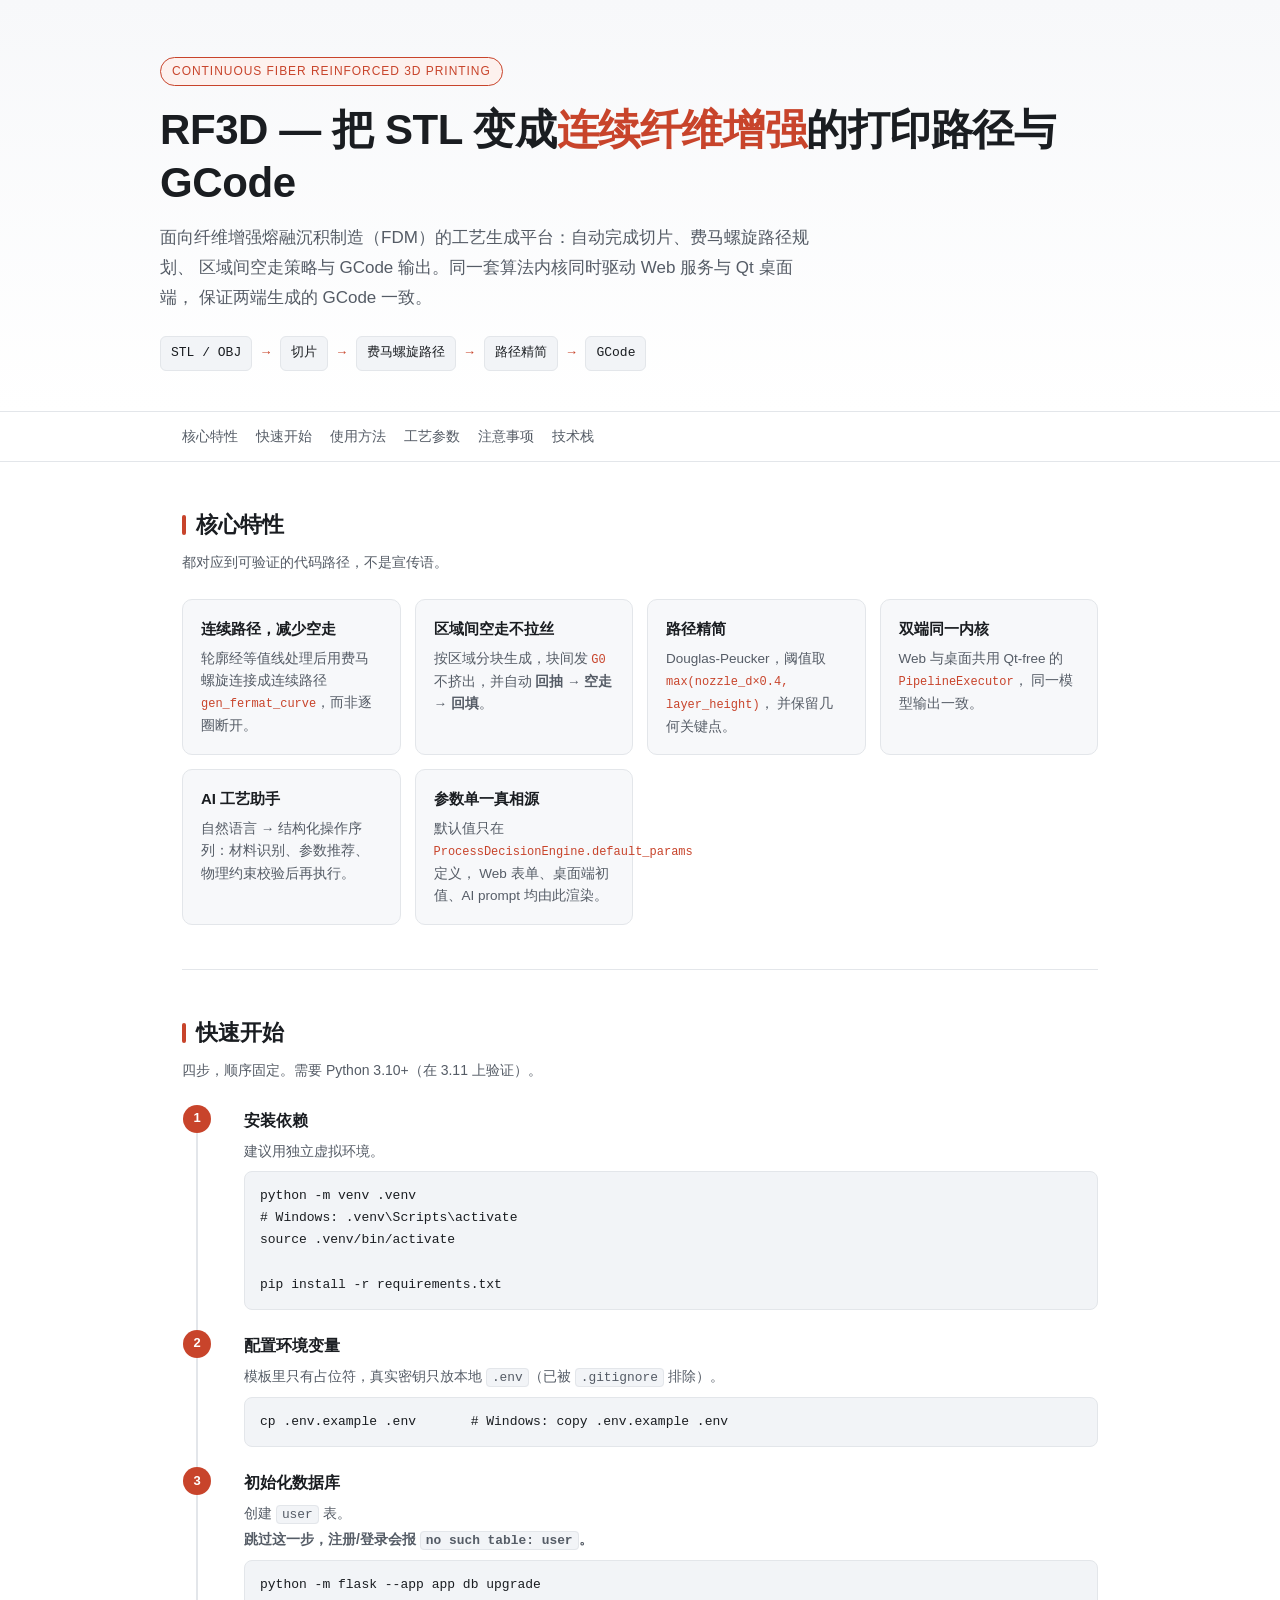
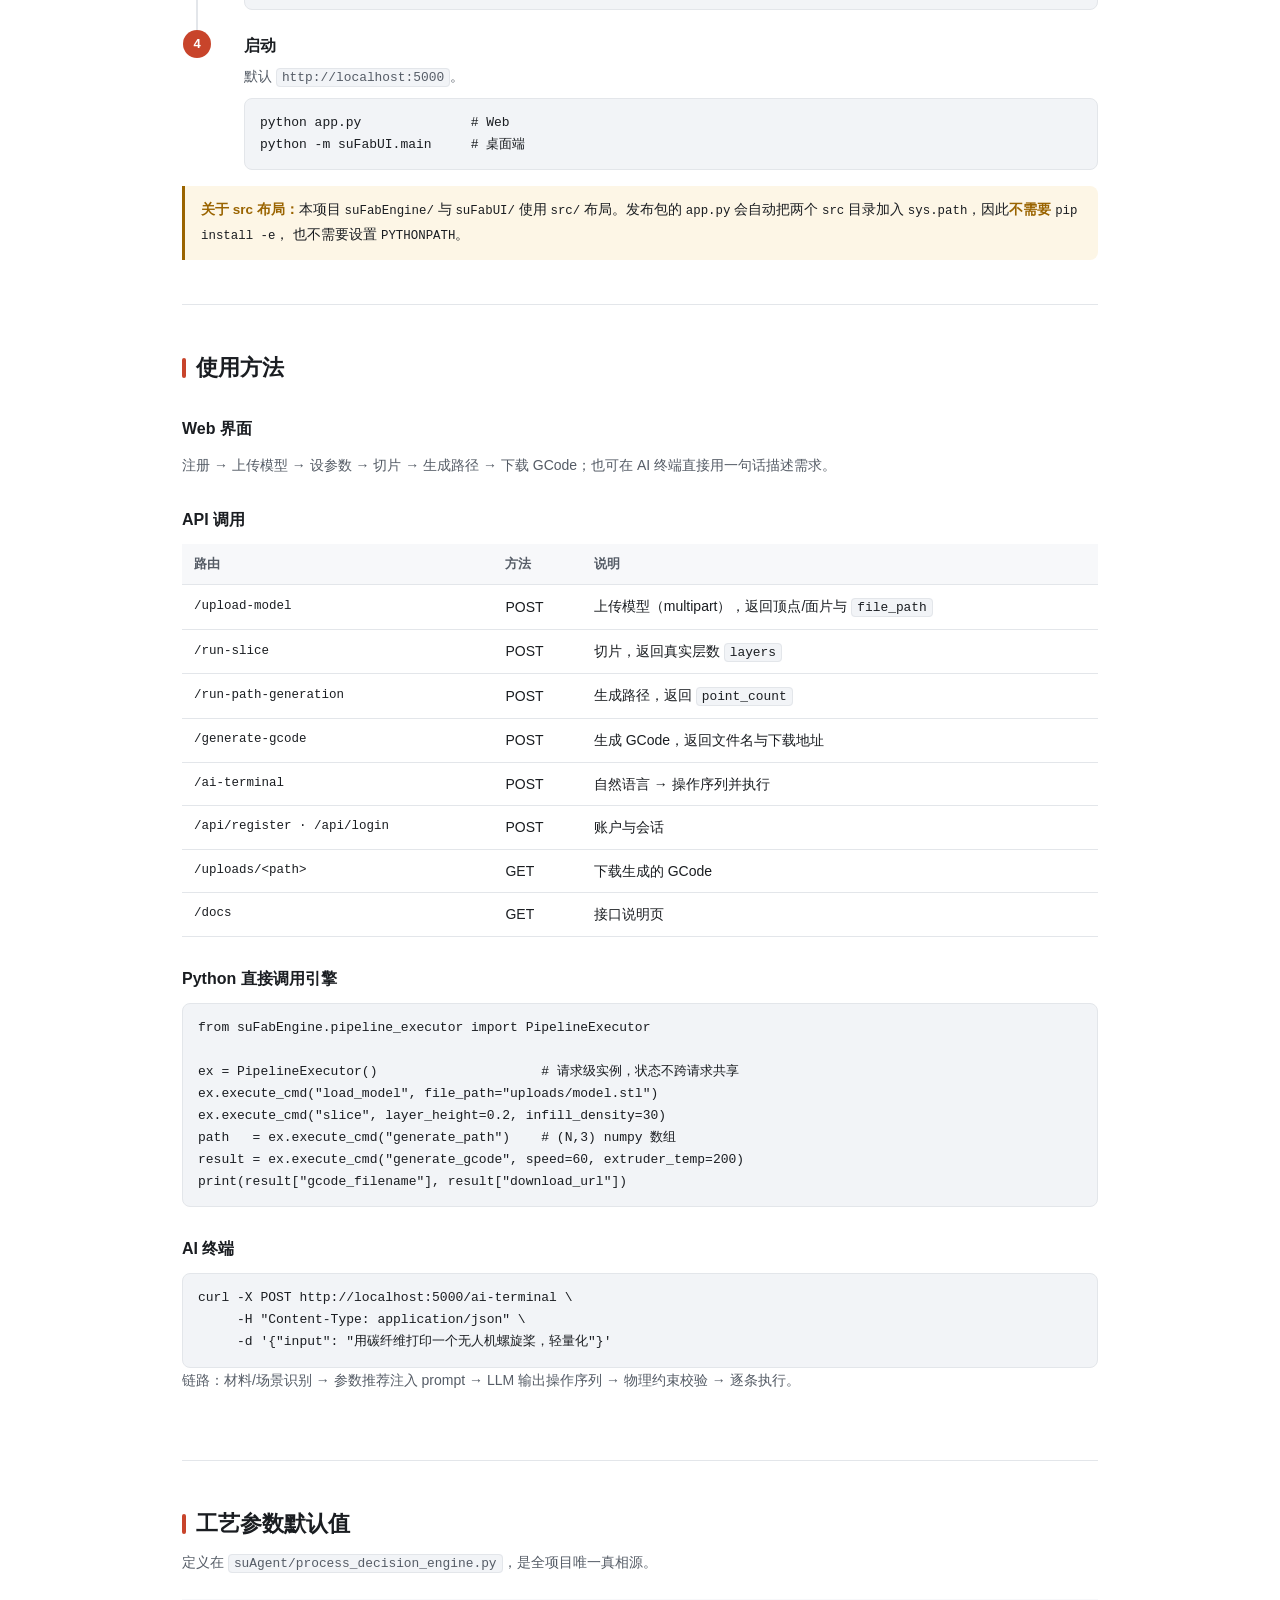
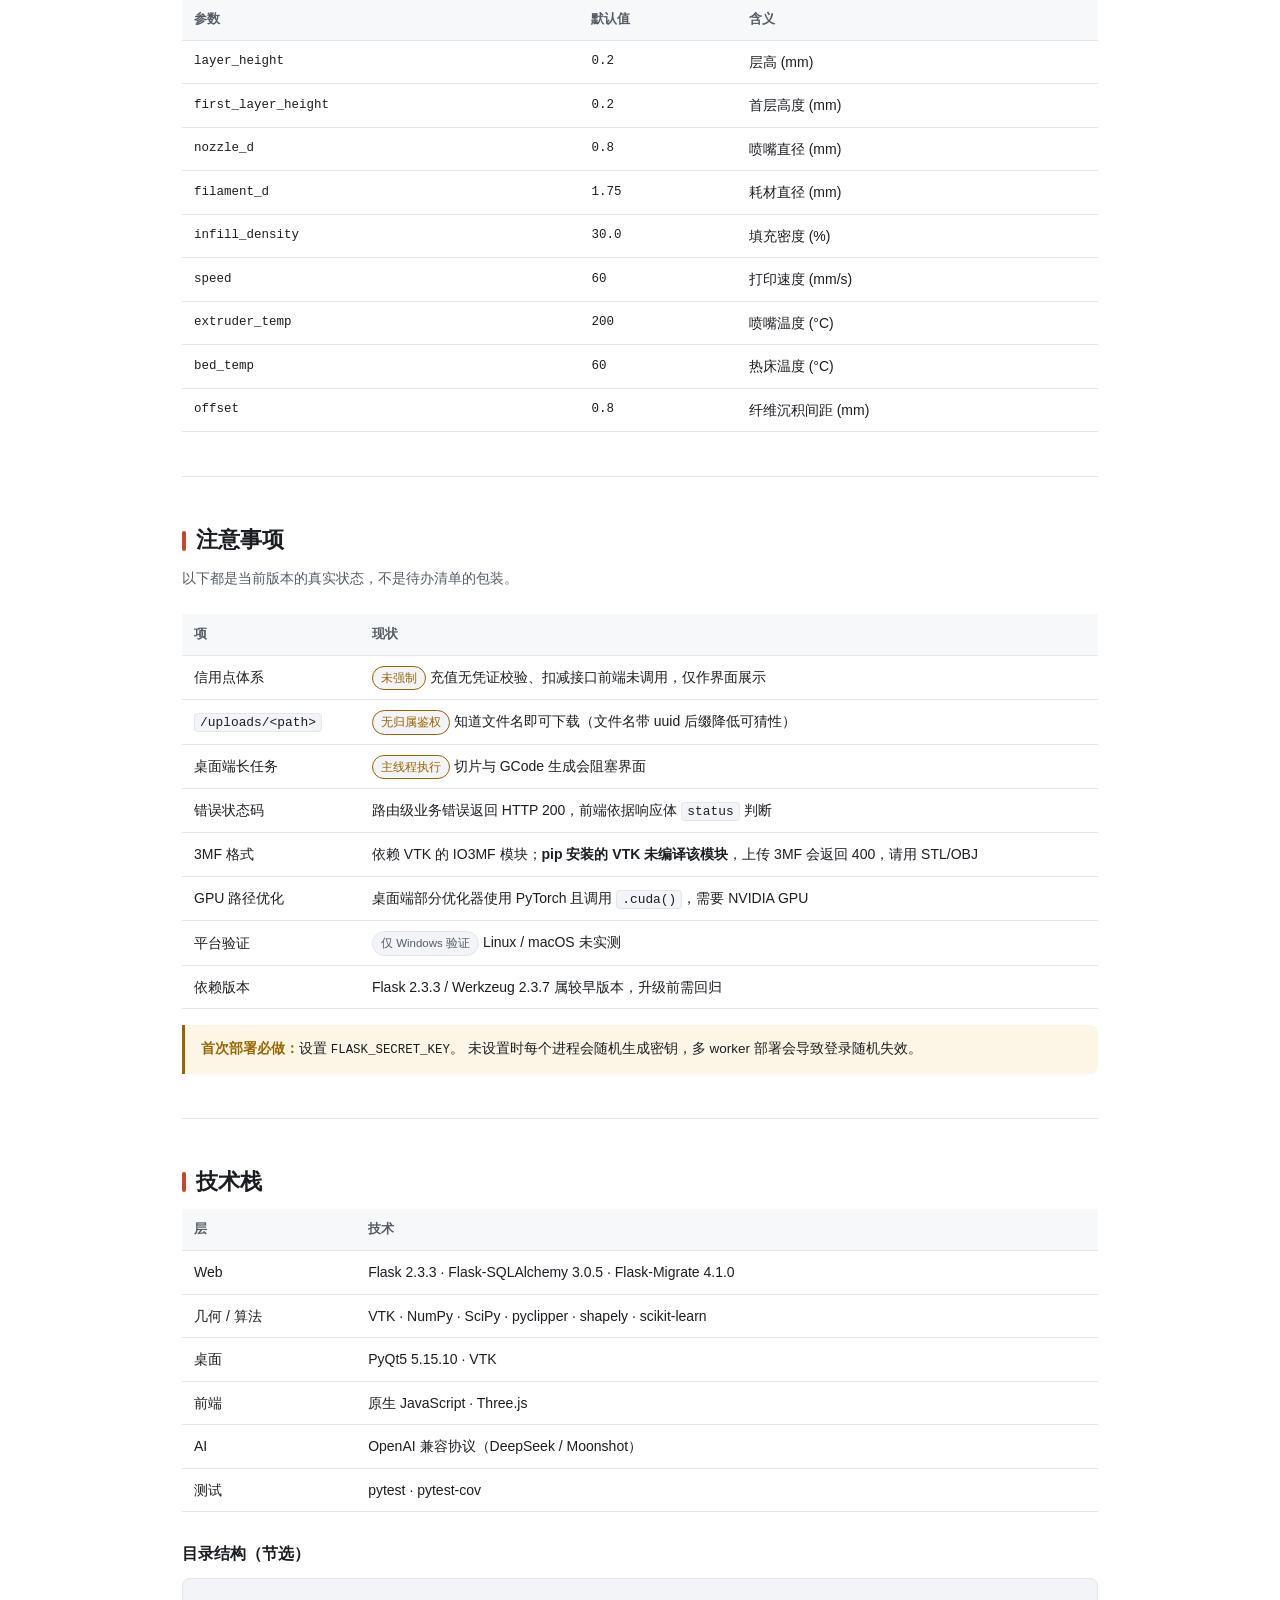
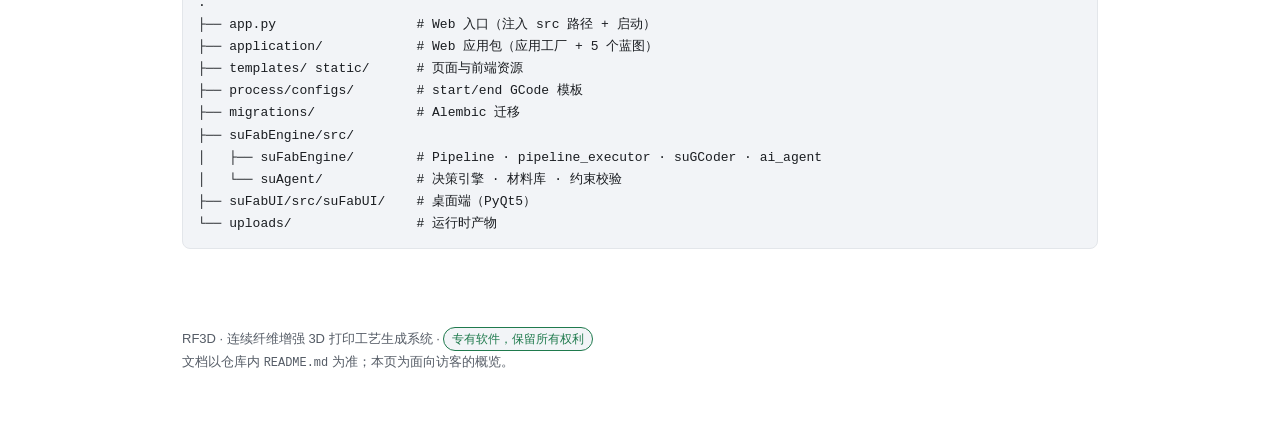
<file: docs/index.html>
<!DOCTYPE html>
<html lang="zh-CN">
<head>
<meta charset="utf-8">
<meta name="viewport" content="width=device-width, initial-scale=1">
<title>RF3D — 连续纤维增强 3D 打印工艺生成系统</title>
<meta name="description" content="RF3D 把 STL 模型转换成连续纤维增强的打印路径与 GCode：切片、费马螺旋路径规划、GCode 生成，提供 Web 与桌面两个入口。">
<style>
  :root {
    --bg: #ffffff;
    --bg-soft: #f7f8fa;
    --bg-code: #f2f4f7;
    --ink: #1a1d21;
    --ink-soft: #555c66;
    --line: #e3e6ea;
    --accent: #c8442b;
    --accent-soft: #fdf1ee;
    --ok: #1f7a4d;
    --warn: #9a6400;
    --warn-soft: #fdf6e6;
    --radius: 10px;
    --mono: ui-monospace, SFMono-Regular, "SF Mono", Menlo, Consolas, "Liberation Mono", monospace;
  }
  @media (prefers-color-scheme: dark) {
    :root {
      --bg: #14171a;
      --bg-soft: #1b1f23;
      --bg-code: #0f1215;
      --ink: #e8eaed;
      --ink-soft: #a7aeb8;
      --line: #2b3138;
      --accent: #ff7a5c;
      --accent-soft: #2a1a16;
      --ok: #6ddba0;
      --warn: #edc36b;
      --warn-soft: #2a2317;
    }
  }
  * { box-sizing: border-box; }
  html { scroll-behavior: smooth; }
  body {
    margin: 0;
    background: var(--bg);
    color: var(--ink);
    font-family: -apple-system, BlinkMacSystemFont, "Segoe UI", "PingFang SC",
                 "Hiragino Sans GB", "Microsoft YaHei", sans-serif;
    line-height: 1.75;
    -webkit-font-smoothing: antialiased;
  }
  .wrap { max-width: 960px; margin: 0 auto; padding: 0 22px; }

  /* ── 顶部 ── */
  header {
    border-bottom: 1px solid var(--line);
    background: linear-gradient(180deg, var(--bg-soft), var(--bg));
  }
  .hero { padding: 56px 0 40px; }
  .badge {
    display: inline-block; font-size: 12px; letter-spacing: .08em;
    text-transform: uppercase; color: var(--accent);
    background: var(--accent-soft); border: 1px solid var(--accent);
    border-radius: 999px; padding: 3px 11px; margin-bottom: 18px;
  }
  h1 { font-size: clamp(28px, 4.4vw, 42px); line-height: 1.25; margin: 0 0 14px; letter-spacing: -.01em; }
  h1 .accent { color: var(--accent); }
  .lede { font-size: 17px; color: var(--ink-soft); max-width: 660px; margin: 0 0 24px; }
  .flow {
    display: flex; flex-wrap: wrap; align-items: center; gap: 10px;
    font-family: var(--mono); font-size: 13px; color: var(--ink-soft);
  }
  .flow span.node {
    background: var(--bg-code); border: 1px solid var(--line);
    border-radius: 6px; padding: 5px 10px; color: var(--ink);
  }
  .flow span.arrow { color: var(--accent); font-weight: 700; }

  nav.toc {
    position: sticky; top: 0; z-index: 10;
    background: color-mix(in srgb, var(--bg) 88%, transparent);
    backdrop-filter: blur(8px);
    border-bottom: 1px solid var(--line);
  }
  nav.toc ul {
    list-style: none; margin: 0; padding: 12px 0;
    display: flex; flex-wrap: wrap; gap: 18px; font-size: 14px;
  }
  nav.toc a { color: var(--ink-soft); text-decoration: none; }
  nav.toc a:hover { color: var(--accent); }

  section { padding: 44px 0; border-bottom: 1px solid var(--line); }
  section:last-of-type { border-bottom: 0; }
  h2 {
    font-size: 22px; margin: 0 0 6px;
    display: flex; align-items: center; gap: 10px;
  }
  h2::before {
    content: ""; width: 4px; height: 20px; border-radius: 2px;
    background: var(--accent); display: inline-block;
  }
  .sub { color: var(--ink-soft); font-size: 14px; margin: 0 0 24px; }
  h3 { font-size: 16px; margin: 28px 0 10px; }

  .grid { display: grid; gap: 14px; grid-template-columns: repeat(auto-fit, minmax(212px, 1fr)); }
  .card {
    border: 1px solid var(--line); border-radius: var(--radius);
    padding: 16px 18px; background: var(--bg-soft);
  }
  .card h4 { margin: 0 0 6px; font-size: 15px; }
  .card p { margin: 0; font-size: 13.5px; color: var(--ink-soft); line-height: 1.65; }
  .card .k { font-family: var(--mono); font-size: 12px; color: var(--accent); }

  ol.steps { counter-reset: s; list-style: none; padding: 0; margin: 0; }
  ol.steps > li {
    counter-increment: s; position: relative;
    padding: 0 0 22px 46px; border-left: 2px solid var(--line); margin-left: 14px;
  }
  ol.steps > li:last-child { border-left-color: transparent; padding-bottom: 0; }
  ol.steps > li::before {
    content: counter(s); position: absolute; left: -15px; top: -2px;
    width: 28px; height: 28px; border-radius: 50%;
    background: var(--accent); color: #fff; font-size: 13px; font-weight: 700;
    display: flex; align-items: center; justify-content: center;
  }
  ol.steps strong { display: block; margin-bottom: 4px; }
  ol.steps p { margin: 0 0 8px; font-size: 14px; color: var(--ink-soft); }

  pre {
    background: var(--bg-code); border: 1px solid var(--line);
    border-radius: 8px; padding: 13px 15px; overflow-x: auto;
    font-family: var(--mono); font-size: 13px; line-height: 1.7; margin: 8px 0 0;
  }
  code { font-family: var(--mono); font-size: .92em; }
  p code, li code, td code {
    background: var(--bg-code); border: 1px solid var(--line);
    border-radius: 4px; padding: 1px 5px;
  }

  table { width: 100%; border-collapse: collapse; font-size: 14px; margin-top: 8px; }
  th, td { text-align: left; padding: 9px 12px; border-bottom: 1px solid var(--line); }
  th { font-weight: 600; color: var(--ink-soft); font-size: 13px; background: var(--bg-soft); }
  tbody tr:hover { background: var(--bg-soft); }
  td.mono { font-family: var(--mono); font-size: 12.5px; }

  .note {
    border-left: 3px solid var(--warn); background: var(--warn-soft);
    border-radius: 0 8px 8px 0; padding: 12px 16px; font-size: 13.5px;
    color: var(--ink); margin: 16px 0 0;
  }
  .note strong { color: var(--warn); }
  .pill {
    display: inline-block; font-size: 11.5px; padding: 1px 8px; border-radius: 999px;
    border: 1px solid var(--line); color: var(--ink-soft); background: var(--bg-code);
  }
  .pill.ok { color: var(--ok); border-color: var(--ok); }
  .pill.warn { color: var(--warn); border-color: var(--warn); }

  footer { padding: 34px 0 60px; color: var(--ink-soft); font-size: 13px; }
  footer a { color: var(--accent); }
</style>
</head>
<body>

<header>
  <div class="wrap hero">
    <div class="badge">Continuous Fiber Reinforced 3D Printing</div>
    <h1>RF3D — 把 STL 变成<span class="accent">连续纤维增强</span>的打印路径与 GCode</h1>
    <p class="lede">
      面向纤维增强熔融沉积制造（FDM）的工艺生成平台：自动完成切片、费马螺旋路径规划、
      区域间空走策略与 GCode 输出。同一套算法内核同时驱动 Web 服务与 Qt 桌面端，
      保证两端生成的 GCode 一致。
    </p>
    <div class="flow">
      <span class="node">STL / OBJ</span><span class="arrow">→</span>
      <span class="node">切片</span><span class="arrow">→</span>
      <span class="node">费马螺旋路径</span><span class="arrow">→</span>
      <span class="node">路径精简</span><span class="arrow">→</span>
      <span class="node">GCode</span>
    </div>
  </div>
</header>

<nav class="toc">
  <div class="wrap">
    <ul>
      <li><a href="#features">核心特性</a></li>
      <li><a href="#start">快速开始</a></li>
      <li><a href="#usage">使用方法</a></li>
      <li><a href="#params">工艺参数</a></li>
      <li><a href="#cautions">注意事项</a></li>
      <li><a href="#stack">技术栈</a></li>
    </ul>
  </div>
</nav>

<main class="wrap">

  <section id="features">
    <h2>核心特性</h2>
    <p class="sub">都对应到可验证的代码路径，不是宣传语。</p>
    <div class="grid">
      <div class="card">
        <h4>连续路径，减少空走</h4>
        <p>轮廓经等值线处理后用费马螺旋连接成连续路径
          <span class="k">gen_fermat_curve</span>，而非逐圈断开。</p>
      </div>
      <div class="card">
        <h4>区域间空走不拉丝</h4>
        <p>按区域分块生成，块间发 <span class="k">G0</span> 不挤出，并自动
          <strong>回抽 → 空走 → 回填</strong>。</p>
      </div>
      <div class="card">
        <h4>路径精简</h4>
        <p>Douglas-Peucker，阈值取 <span class="k">max(nozzle_d×0.4, layer_height)</span>，
          并保留几何关键点。</p>
      </div>
      <div class="card">
        <h4>双端同一内核</h4>
        <p>Web 与桌面共用 Qt-free 的 <span class="k">PipelineExecutor</span>，
          同一模型输出一致。</p>
      </div>
      <div class="card">
        <h4>AI 工艺助手</h4>
        <p>自然语言 → 结构化操作序列：材料识别、参数推荐、物理约束校验后再执行。</p>
      </div>
      <div class="card">
        <h4>参数单一真相源</h4>
        <p>默认值只在 <span class="k">ProcessDecisionEngine.default_params</span> 定义，
          Web 表单、桌面端初值、AI prompt 均由此渲染。</p>
      </div>
    </div>
  </section>

  <section id="start">
    <h2>快速开始</h2>
    <p class="sub">四步，顺序固定。需要 Python 3.10+（在 3.11 上验证）。</p>

    <ol class="steps">
      <li>
        <strong>安装依赖</strong>
        <p>建议用独立虚拟环境。</p>
<pre>python -m venv .venv
# Windows: .venv\Scripts\activate
source .venv/bin/activate

pip install -r requirements.txt</pre>
      </li>
      <li>
        <strong>配置环境变量</strong>
        <p>模板里只有占位符，真实密钥只放本地 <code>.env</code>（已被 <code>.gitignore</code> 排除）。</p>
<pre>cp .env.example .env       # Windows: copy .env.example .env</pre>
      </li>
      <li>
        <strong>初始化数据库</strong>
        <p>创建 <code>user</code> 表。<strong>跳过这一步，注册/登录会报
          <code>no such table: user</code>。</strong></p>
<pre>python -m flask --app app db upgrade</pre>
      </li>
      <li>
        <strong>启动</strong>
        <p>默认 <code>http://localhost:5000</code>。</p>
<pre>python app.py              # Web
python -m suFabUI.main     # 桌面端</pre>
      </li>
    </ol>

    <div class="note">
      <strong>关于 src 布局：</strong>本项目 <code>suFabEngine/</code> 与 <code>suFabUI/</code>
      使用 <code>src/</code> 布局。发布包的 <code>app.py</code> 会自动把两个 <code>src</code>
      目录加入 <code>sys.path</code>，因此<strong>不需要</strong> <code>pip install -e</code>，
      也不需要设置 <code>PYTHONPATH</code>。
    </div>
  </section>

  <section id="usage">
    <h2>使用方法</h2>

    <h3>Web 界面</h3>
    <p class="sub">注册 → 上传模型 → 设参数 → 切片 → 生成路径 → 下载 GCode；也可在 AI 终端直接用一句话描述需求。</p>

    <h3>API 调用</h3>
    <table>
      <thead><tr><th>路由</th><th>方法</th><th>说明</th></tr></thead>
      <tbody>
        <tr><td class="mono">/upload-model</td><td>POST</td><td>上传模型（multipart），返回顶点/面片与 <code>file_path</code></td></tr>
        <tr><td class="mono">/run-slice</td><td>POST</td><td>切片，返回真实层数 <code>layers</code></td></tr>
        <tr><td class="mono">/run-path-generation</td><td>POST</td><td>生成路径，返回 <code>point_count</code></td></tr>
        <tr><td class="mono">/generate-gcode</td><td>POST</td><td>生成 GCode，返回文件名与下载地址</td></tr>
        <tr><td class="mono">/ai-terminal</td><td>POST</td><td>自然语言 → 操作序列并执行</td></tr>
        <tr><td class="mono">/api/register · /api/login</td><td>POST</td><td>账户与会话</td></tr>
        <tr><td class="mono">/uploads/&lt;path&gt;</td><td>GET</td><td>下载生成的 GCode</td></tr>
        <tr><td class="mono">/docs</td><td>GET</td><td>接口说明页</td></tr>
      </tbody>
    </table>

    <h3>Python 直接调用引擎</h3>
<pre>from suFabEngine.pipeline_executor import PipelineExecutor

ex = PipelineExecutor()                     # 请求级实例，状态不跨请求共享
ex.execute_cmd("load_model", file_path="uploads/model.stl")
ex.execute_cmd("slice", layer_height=0.2, infill_density=30)
path   = ex.execute_cmd("generate_path")    # (N,3) numpy 数组
result = ex.execute_cmd("generate_gcode", speed=60, extruder_temp=200)
print(result["gcode_filename"], result["download_url"])</pre>

    <h3>AI 终端</h3>
<pre>curl -X POST http://localhost:5000/ai-terminal \
     -H "Content-Type: application/json" \
     -d '{"input": "用碳纤维打印一个无人机螺旋桨，轻量化"}'</pre>
    <p class="sub">链路：材料/场景识别 → 参数推荐注入 prompt → LLM 输出操作序列 → 物理约束校验 → 逐条执行。</p>
  </section>

  <section id="params">
    <h2>工艺参数默认值</h2>
    <p class="sub">定义在 <code>suAgent/process_decision_engine.py</code>，是全项目唯一真相源。</p>
    <table>
      <thead><tr><th>参数</th><th>默认值</th><th>含义</th></tr></thead>
      <tbody>
        <tr><td class="mono">layer_height</td><td class="mono">0.2</td><td>层高 (mm)</td></tr>
        <tr><td class="mono">first_layer_height</td><td class="mono">0.2</td><td>首层高度 (mm)</td></tr>
        <tr><td class="mono">nozzle_d</td><td class="mono">0.8</td><td>喷嘴直径 (mm)</td></tr>
        <tr><td class="mono">filament_d</td><td class="mono">1.75</td><td>耗材直径 (mm)</td></tr>
        <tr><td class="mono">infill_density</td><td class="mono">30.0</td><td>填充密度 (%)</td></tr>
        <tr><td class="mono">speed</td><td class="mono">60</td><td>打印速度 (mm/s)</td></tr>
        <tr><td class="mono">extruder_temp</td><td class="mono">200</td><td>喷嘴温度 (°C)</td></tr>
        <tr><td class="mono">bed_temp</td><td class="mono">60</td><td>热床温度 (°C)</td></tr>
        <tr><td class="mono">offset</td><td class="mono">0.8</td><td>纤维沉积间距 (mm)</td></tr>
      </tbody>
    </table>
  </section>

  <section id="cautions">
    <h2>注意事项</h2>
    <p class="sub">以下都是当前版本的真实状态，不是待办清单的包装。</p>
    <table>
      <thead><tr><th>项</th><th>现状</th></tr></thead>
      <tbody>
        <tr>
          <td>信用点体系</td>
          <td><span class="pill warn">未强制</span> 充值无凭证校验、扣减接口前端未调用，仅作界面展示</td>
        </tr>
        <tr>
          <td><code>/uploads/&lt;path&gt;</code></td>
          <td><span class="pill warn">无归属鉴权</span> 知道文件名即可下载（文件名带 uuid 后缀降低可猜性）</td>
        </tr>
        <tr>
          <td>桌面端长任务</td>
          <td><span class="pill warn">主线程执行</span> 切片与 GCode 生成会阻塞界面</td>
        </tr>
        <tr>
          <td>错误状态码</td>
          <td>路由级业务错误返回 HTTP 200，前端依据响应体 <code>status</code> 判断</td>
        </tr>
        <tr>
          <td>3MF 格式</td>
          <td>依赖 VTK 的 IO3MF 模块；<strong>pip 安装的 VTK 未编译该模块</strong>，上传 3MF 会返回 400，请用 STL/OBJ</td>
        </tr>
        <tr>
          <td>GPU 路径优化</td>
          <td>桌面端部分优化器使用 PyTorch 且调用 <code>.cuda()</code>，需要 NVIDIA GPU</td>
        </tr>
        <tr>
          <td>平台验证</td>
          <td><span class="pill">仅 Windows 验证</span> Linux / macOS 未实测</td>
        </tr>
        <tr>
          <td>依赖版本</td>
          <td>Flask 2.3.3 / Werkzeug 2.3.7 属较早版本，升级前需回归</td>
        </tr>
      </tbody>
    </table>

    <div class="note">
      <strong>首次部署必做：</strong>设置 <code>FLASK_SECRET_KEY</code>。
      未设置时每个进程会随机生成密钥，多 worker 部署会导致登录随机失效。
    </div>
  </section>

  <section id="stack">
    <h2>技术栈</h2>
    <table>
      <thead><tr><th>层</th><th>技术</th></tr></thead>
      <tbody>
        <tr><td>Web</td><td>Flask 2.3.3 · Flask-SQLAlchemy 3.0.5 · Flask-Migrate 4.1.0</td></tr>
        <tr><td>几何 / 算法</td><td>VTK · NumPy · SciPy · pyclipper · shapely · scikit-learn</td></tr>
        <tr><td>桌面</td><td>PyQt5 5.15.10 · VTK</td></tr>
        <tr><td>前端</td><td>原生 JavaScript · Three.js</td></tr>
        <tr><td>AI</td><td>OpenAI 兼容协议（DeepSeek / Moonshot）</td></tr>
        <tr><td>测试</td><td>pytest · pytest-cov</td></tr>
      </tbody>
    </table>

    <h3>目录结构（节选）</h3>
<pre>.
├── app.py                  # Web 入口（注入 src 路径 + 启动）
├── application/            # Web 应用包（应用工厂 + 5 个蓝图）
├── templates/ static/      # 页面与前端资源
├── process/configs/        # start/end GCode 模板
├── migrations/             # Alembic 迁移
├── suFabEngine/src/
│   ├── suFabEngine/        # Pipeline · pipeline_executor · suGCoder · ai_agent
│   └── suAgent/            # 决策引擎 · 材料库 · 约束校验
├── suFabUI/src/suFabUI/    # 桌面端（PyQt5）
└── uploads/                # 运行时产物</pre>
  </section>

</main>

<footer>
  <div class="wrap">
    RF3D · 连续纤维增强 3D 打印工艺生成系统 ·
    <span class="pill ok">专有软件，保留所有权利</span><br>
    文档以仓库内 <code>README.md</code> 为准；本页为面向访客的概览。
  </div>
</footer>

</body>
</html>
</file>
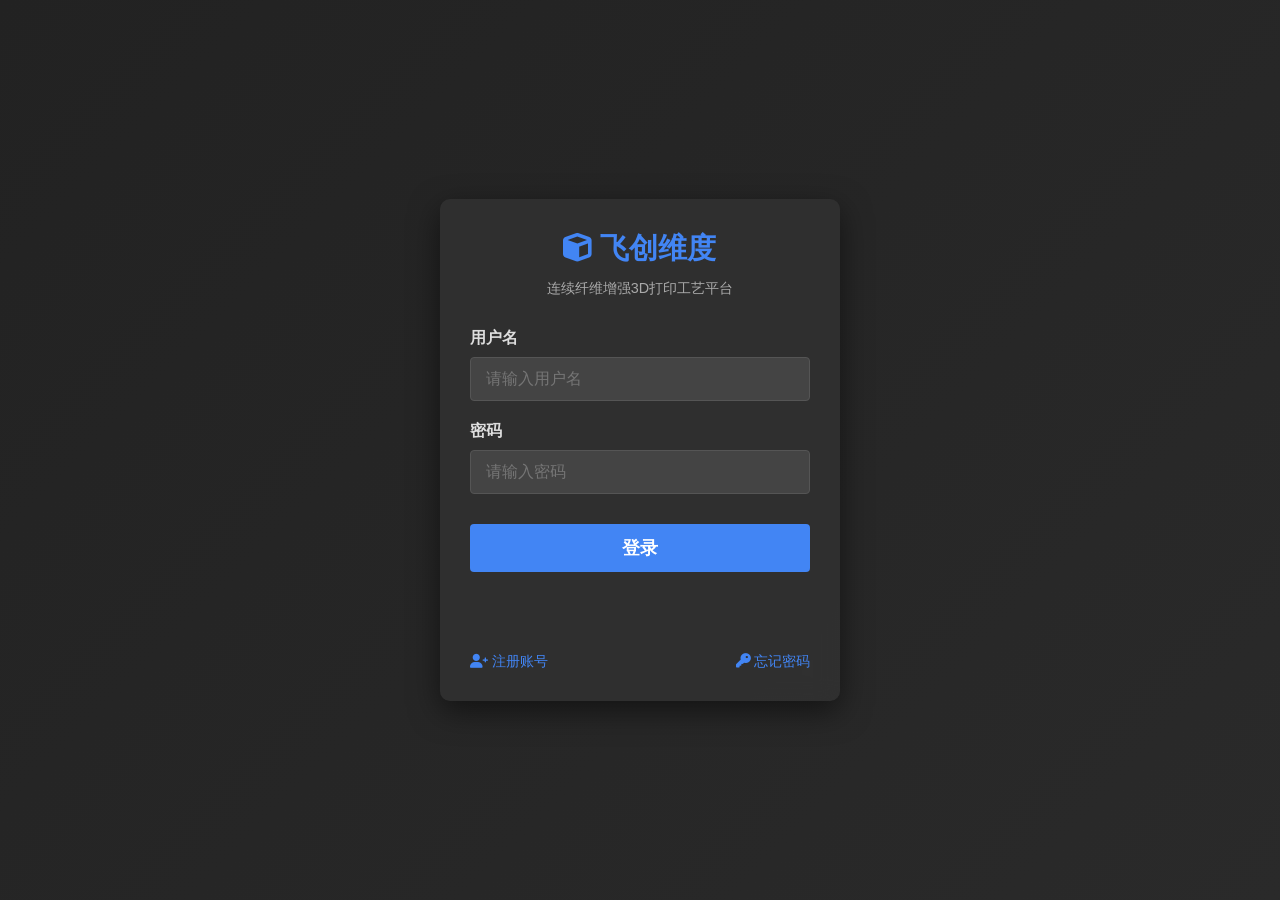
<file: templates/login.html>
<!DOCTYPE html>
<html lang="zh-CN">
<head>
    <meta charset="UTF-8">
    <meta name="viewport" content="width=device-width, initial-scale=1.0">
    <title>登录 - 飞创维度</title>
    <style>
        :root {
            --primary-color: #2a2a2a;
            --secondary-color: #3a3a3a;
            --accent-color: #4285f4;
            --text-color: #ffffff;
            --border-color: #555555;
            --panel-bg: #333333;
            --main-bg: #222222;
        }

        * {
            margin: 0;
            padding: 0;
            box-sizing: border-box;
            font-family: 'Arial', sans-serif;
        }

        body {
            background: linear-gradient(135deg, var(--main-bg), var(--primary-color));
            color: var(--text-color);
            height: 100vh;
            display: flex;
            justify-content: center;
            align-items: center;
            overflow: hidden;
        }

        .login-container {
            width: 100%;
            max-width: 400px;
            padding: 30px;
            background-color: rgba(51, 51, 51, 0.8);
            border-radius: 10px;
            box-shadow: 0 10px 30px rgba(0, 0, 0, 0.5);
            backdrop-filter: blur(10px);
        }

        .logo {
            text-align: center;
            margin-bottom: 30px;
        }

        .logo h1 {
            font-size: 1.8rem;
            color: var(--accent-color);
            margin-bottom: 10px;
        }

        .logo p {
            color: #aaa;
            font-size: 0.9rem;
        }

        .form-group {
            margin-bottom: 20px;
        }

        .form-group label {
            display: block;
            margin-bottom: 8px;
            font-weight: bold;
            color: #ddd;
        }

        .form-group input {
            width: 100%;
            padding: 12px 15px;
            background-color: #444;
            color: white;
            border: 1px solid var(--border-color);
            border-radius: 4px;
            font-size: 1rem;
        }

        .form-group input:focus {
            outline: none;
            border-color: var(--accent-color);
            box-shadow: 0 0 5px rgba(66, 133, 244, 0.5);
        }

        .login-btn {
            width: 100%;
            padding: 12px;
            background-color: var(--accent-color);
            color: white;
            border: none;
            border-radius: 4px;
            cursor: pointer;
            font-size: 1.1rem;
            font-weight: bold;
            margin-top: 10px;
        }

        .login-btn:hover {
            background-color: #3b77db;
        }

        .login-btn:disabled {
            background-color: #666;
            cursor: not-allowed;
        }

        .links {
            display: flex;
            justify-content: space-between;
            margin-top: 20px;
            font-size: 0.9rem;
        }

        .links a {
            color: var(--accent-color);
            text-decoration: none;
        }

        .links a:hover {
            text-decoration: underline;
        }

        .error-message {
            color: #ff6b6b;
            margin-top: 10px;
            text-align: center;
            min-height: 20px;
        }

        .success-message {
            color: #4caf50;
            margin-top: 10px;
            text-align: center;
            min-height: 20px;
        }

        .loading {
            display: inline-block;
            width: 20px;
            height: 20px;
            border: 3px solid rgba(255,255,255,.3);
            border-radius: 50%;
            border-top-color: #fff;
            animation: spin 1s ease-in-out infinite;
        }

        @keyframes spin {
            to { transform: rotate(360deg); }
        }
    </style>
    <link href="https://cdnjs.cloudflare.com/ajax/libs/font-awesome/6.0.0-beta3/css/all.min.css" rel="stylesheet">
</head>
<body>
    <div class="login-container">
        <div class="logo">
            <h1><i class="fas fa-cube"></i> 飞创维度</h1>
            <p>连续纤维增强3D打印工艺平台</p>
        </div>
        
        <form id="loginForm">
            <div class="form-group">
                <label for="username">用户名</label>
                <input type="text" id="username" name="username" placeholder="请输入用户名" required>
            </div>
            
            <div class="form-group">
                <label for="password">密码</label>
                <input type="password" id="password" name="password" placeholder="请输入密码" required>
            </div>
            
            <button type="submit" class="login-btn" id="loginButton">
                <span id="loginButtonText">登录</span>
                <span id="loginSpinner" class="loading" style="display: none;"></span>
            </button>
        </form>
        
        <div class="error-message" id="errorMessage"></div>
        <div class="success-message" id="successMessage"></div>
        
        <div class="links">
            <a href="/register"><i class="fas fa-user-plus"></i> 注册账号</a>
            <a href="#"><i class="fas fa-key"></i> 忘记密码</a>
        </div>
    </div>

    <script>
        document.getElementById('loginForm').addEventListener('submit', async function(e) {
            e.preventDefault();
            
            const username = document.getElementById('username').value;
            const password = document.getElementById('password').value;
            const loginButton = document.getElementById('loginButton');
            const loginButtonText = document.getElementById('loginButtonText');
            const loginSpinner = document.getElementById('loginSpinner');
            const errorMessage = document.getElementById('errorMessage');
            const successMessage = document.getElementById('successMessage');
            
            // 显示加载状态
            loginButton.disabled = true;
            loginButtonText.style.display = 'none';
            loginSpinner.style.display = 'inline-block';
            errorMessage.textContent = '';
            successMessage.textContent = '';
            
            try {
                const response = await fetch('/api/login', {
                    method: 'POST',
                    headers: {
                        'Content-Type': 'application/json',
                    },
                    body: JSON.stringify({ username, password })
                });
                
                const data = await response.json();
                
                if (data.status === 'success') {
                    successMessage.textContent = data.message;
                    // 跳转到主页
                    setTimeout(() => {
                        window.location.href = data.redirect_url || '/';
                    }, 1000);
                } else {
                    errorMessage.textContent = data.message;
                }
            } catch (error) {
                errorMessage.textContent = '登录请求失败: ' + error.message;
            } finally {
                // 恢复按钮状态
                loginButton.disabled = false;
                loginButtonText.style.display = 'inline';
                loginSpinner.style.display = 'none';
            }
        });
    </script>
</body>
</html>
</file>
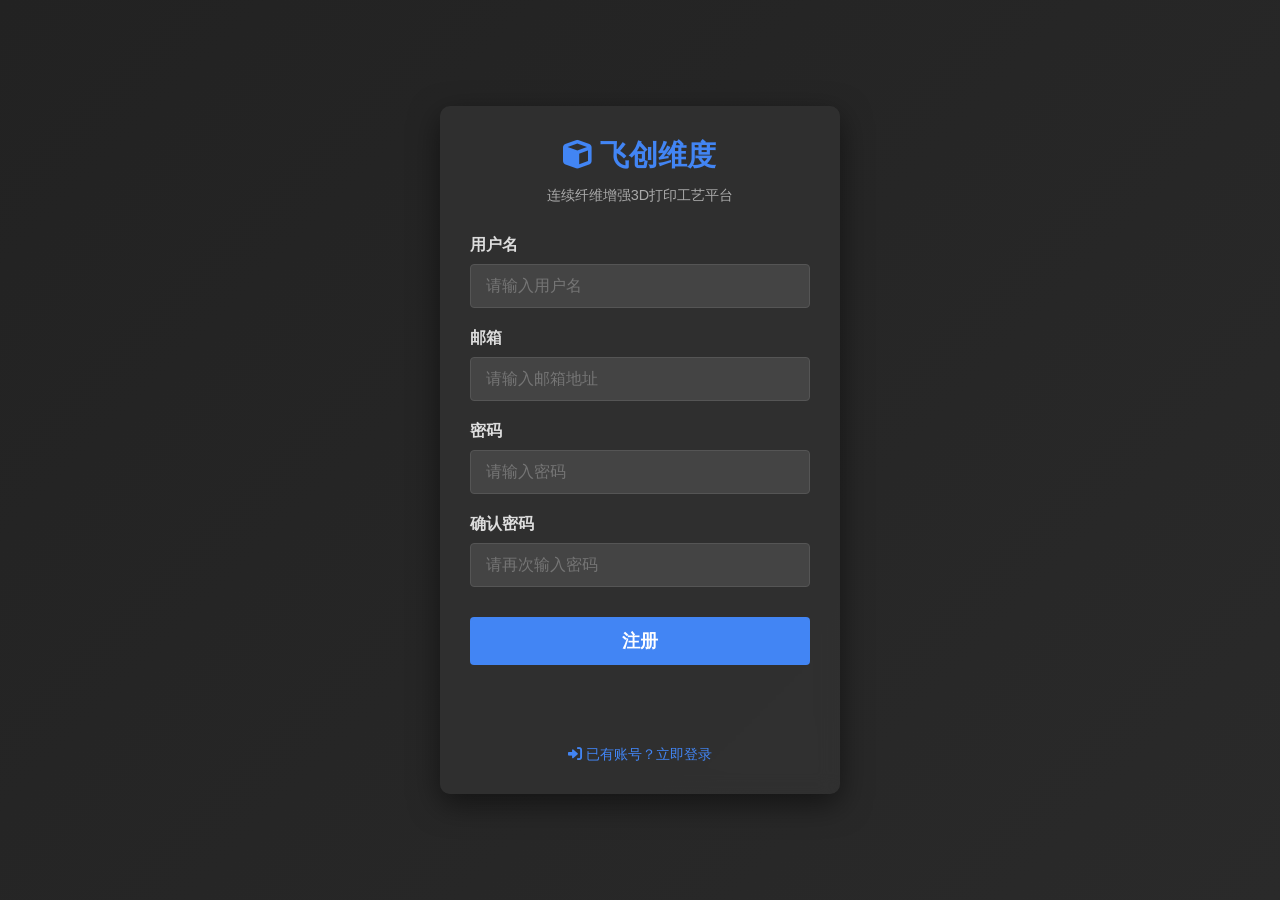
<file: templates/register.html>
<!DOCTYPE html>
<html lang="zh-CN">
<head>
    <meta charset="UTF-8">
    <meta name="viewport" content="width=device-width, initial-scale=1.0">
    <title>注册 - 飞创维度</title>
    <style>
        :root {
            --primary-color: #2a2a2a;
            --secondary-color: #3a3a3a;
            --accent-color: #4285f4;
            --text-color: #ffffff;
            --border-color: #555555;
            --panel-bg: #333333;
            --main-bg: #222222;
        }

        * {
            margin: 0;
            padding: 0;
            box-sizing: border-box;
            font-family: 'Arial', sans-serif;
        }

        body {
            background: linear-gradient(135deg, var(--main-bg), var(--primary-color));
            color: var(--text-color);
            height: 100vh;
            display: flex;
            justify-content: center;
            align-items: center;
            overflow: hidden;
        }

        .register-container {
            width: 100%;
            max-width: 400px;
            padding: 30px;
            background-color: rgba(51, 51, 51, 0.8);
            border-radius: 10px;
            box-shadow: 0 10px 30px rgba(0, 0, 0, 0.5);
            backdrop-filter: blur(10px);
        }

        .logo {
            text-align: center;
            margin-bottom: 30px;
        }

        .logo h1 {
            font-size: 1.8rem;
            color: var(--accent-color);
            margin-bottom: 10px;
        }

        .logo p {
            color: #aaa;
            font-size: 0.9rem;
        }

        .form-group {
            margin-bottom: 20px;
        }

        .form-group label {
            display: block;
            margin-bottom: 8px;
            font-weight: bold;
            color: #ddd;
        }

        .form-group input {
            width: 100%;
            padding: 12px 15px;
            background-color: #444;
            color: white;
            border: 1px solid var(--border-color);
            border-radius: 4px;
            font-size: 1rem;
        }

        .form-group input:focus {
            outline: none;
            border-color: var(--accent-color);
            box-shadow: 0 0 5px rgba(66, 133, 244, 0.5);
        }

        .register-btn {
            width: 100%;
            padding: 12px;
            background-color: var(--accent-color);
            color: white;
            border: none;
            border-radius: 4px;
            cursor: pointer;
            font-size: 1.1rem;
            font-weight: bold;
            margin-top: 10px;
        }

        .register-btn:hover {
            background-color: #3b77db;
        }

        .register-btn:disabled {
            background-color: #666;
            cursor: not-allowed;
        }

        .links {
            display: flex;
            justify-content: center;
            margin-top: 20px;
            font-size: 0.9rem;
        }

        .links a {
            color: var(--accent-color);
            text-decoration: none;
            margin: 0 10px;
        }

        .links a:hover {
            text-decoration: underline;
        }

        .error-message {
            color: #ff6b6b;
            margin-top: 10px;
            text-align: center;
            min-height: 20px;
        }

        .success-message {
            color: #4caf50;
            margin-top: 10px;
            text-align: center;
            min-height: 20px;
        }

        .loading {
            display: inline-block;
            width: 20px;
            height: 20px;
            border: 3px solid rgba(255,255,255,.3);
            border-radius: 50%;
            border-top-color: #fff;
            animation: spin 1s ease-in-out infinite;
        }

        @keyframes spin {
            to { transform: rotate(360deg); }
        }
    </style>
    <link href="https://cdnjs.cloudflare.com/ajax/libs/font-awesome/6.0.0-beta3/css/all.min.css" rel="stylesheet">
</head>
<body>
    <div class="register-container">
        <div class="logo">
            <h1><i class="fas fa-cube"></i> 飞创维度</h1>
            <p>连续纤维增强3D打印工艺平台</p>
        </div>
        
        <form id="registerForm">
            <div class="form-group">
                <label for="reg-username">用户名</label>
                <input type="text" id="reg-username" name="username" placeholder="请输入用户名" required>
            </div>
            
            <div class="form-group">
                <label for="reg-email">邮箱</label>
                <input type="email" id="reg-email" name="email" placeholder="请输入邮箱地址" required>
            </div>
            
            <div class="form-group">
                <label for="reg-password">密码</label>
                <input type="password" id="reg-password" name="password" placeholder="请输入密码" required>
            </div>
            
            <div class="form-group">
                <label for="reg-confirm-password">确认密码</label>
                <input type="password" id="reg-confirm-password" name="confirm-password" placeholder="请再次输入密码" required>
            </div>
            
            <button type="submit" class="register-btn" id="registerButton">
                <span id="registerButtonText">注册</span>
                <span id="registerSpinner" class="loading" style="display: none;"></span>
            </button>
        </form>
        
        <div class="error-message" id="errorMessage"></div>
        <div class="success-message" id="successMessage"></div>
        
        <div class="links">
            <a href="/login"><i class="fas fa-sign-in-alt"></i> 已有账号？立即登录</a>
        </div>
    </div>

    <script>
        document.getElementById('registerForm').addEventListener('submit', async function(e) {
            e.preventDefault();
            
            const username = document.getElementById('reg-username').value;
            const email = document.getElementById('reg-email').value;
            const password = document.getElementById('reg-password').value;
            const confirmPassword = document.getElementById('reg-confirm-password').value;
            const registerButton = document.getElementById('registerButton');
            const registerButtonText = document.getElementById('registerButtonText');
            const registerSpinner = document.getElementById('registerSpinner');
            const errorMessage = document.getElementById('errorMessage');
            const successMessage = document.getElementById('successMessage');
            
            // 验证密码是否一致
            if (password !== confirmPassword) {
                errorMessage.textContent = '两次输入的密码不一致';
                return;
            }
            
            // 验证密码长度
            if (password.length < 6) {
                errorMessage.textContent = '密码长度至少为6位';
                return;
            }
            
            // 显示加载状态
            registerButton.disabled = true;
            registerButtonText.style.display = 'none';
            registerSpinner.style.display = 'inline-block';
            errorMessage.textContent = '';
            successMessage.textContent = '';
            
            try {
                const response = await fetch('/api/register', {
                    method: 'POST',
                    headers: {
                        'Content-Type': 'application/json',
                    },
                    body: JSON.stringify({ 
                        username, 
                        email, 
                        password 
                    })
                });
                
                const data = await response.json();
                
                if (data.status === 'success') {
                    successMessage.textContent = data.message;
                    // 清空表单
                    document.getElementById('registerForm').reset();
                    // 3秒后跳转到登录页
                    setTimeout(() => {
                        window.location.href = '/login';
                    }, 3000);
                } else {
                    errorMessage.textContent = data.message;
                }
            } catch (error) {
                errorMessage.textContent = '注册请求失败: ' + error.message;
            } finally {
                // 恢复按钮状态
                registerButton.disabled = false;
                registerButtonText.style.display = 'inline';
                registerSpinner.style.display = 'none';
            }
        });
    </script>
</body>
</html>
</file>
